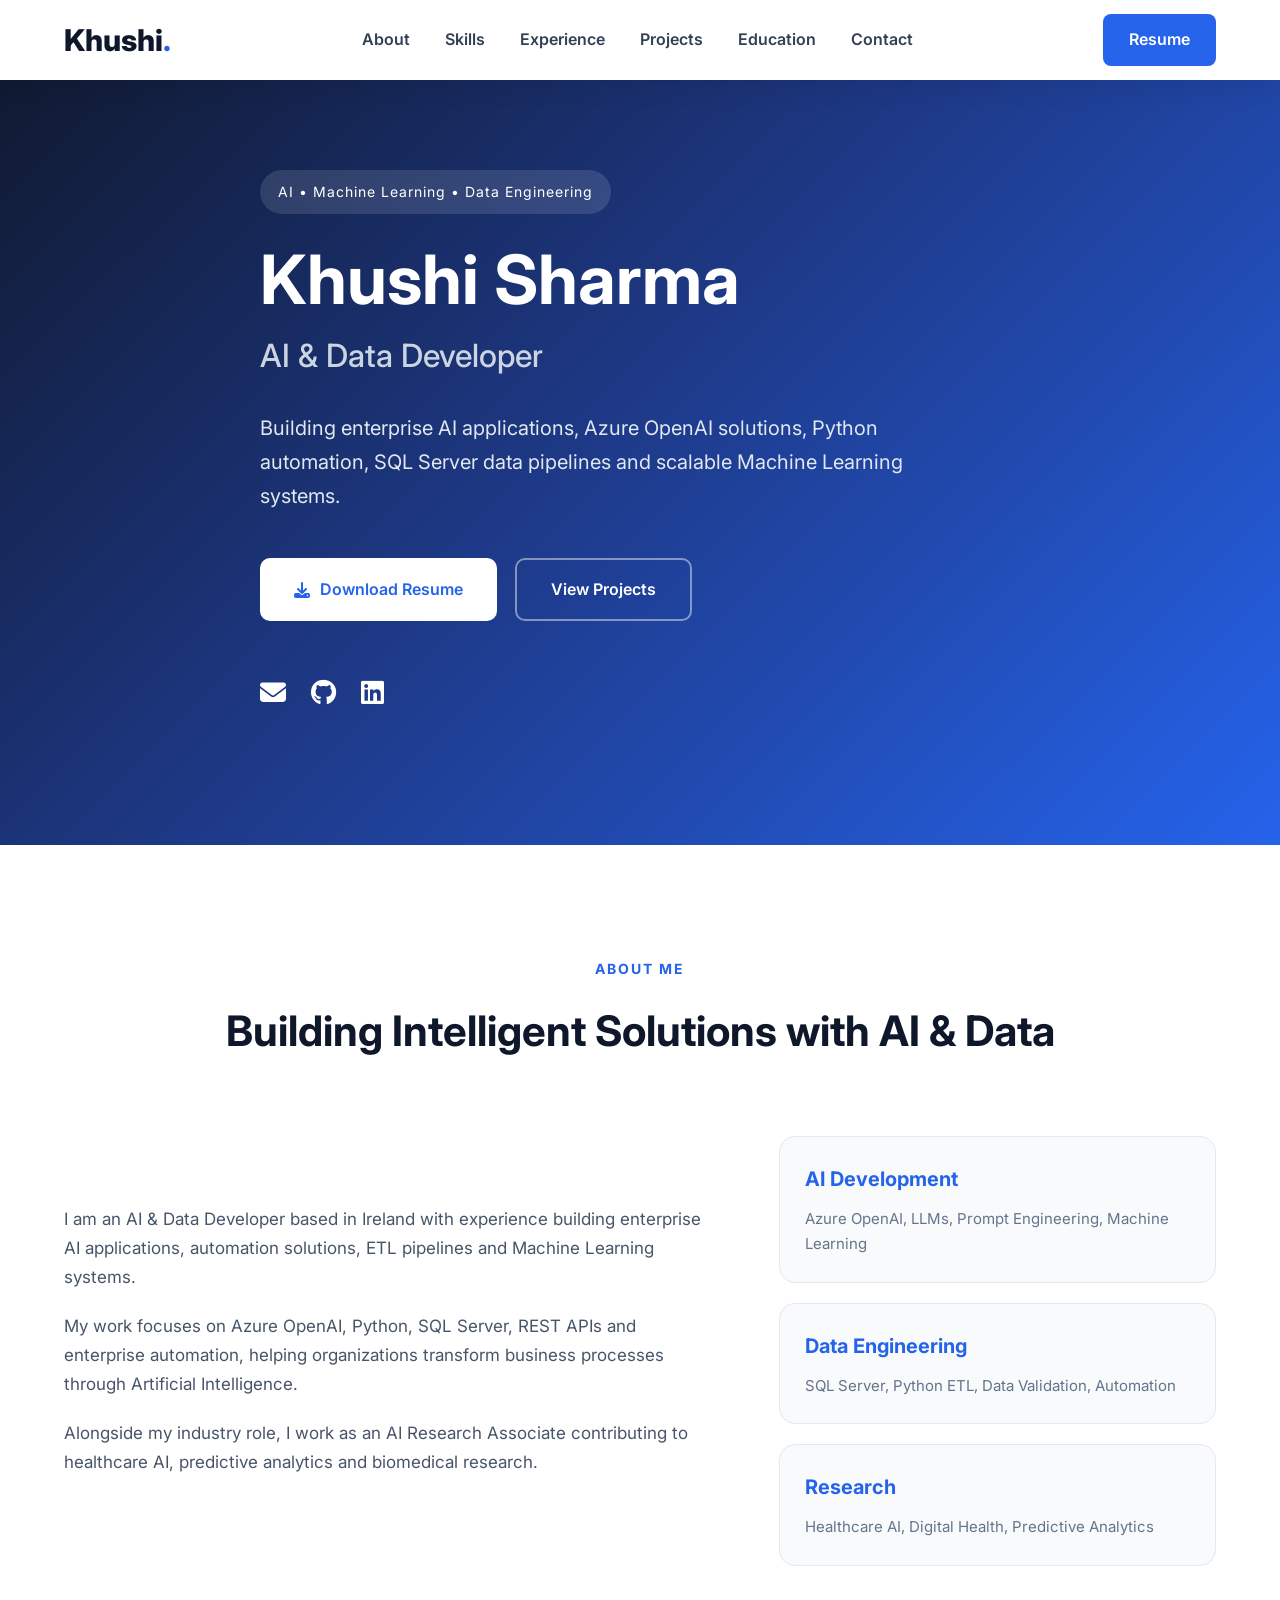
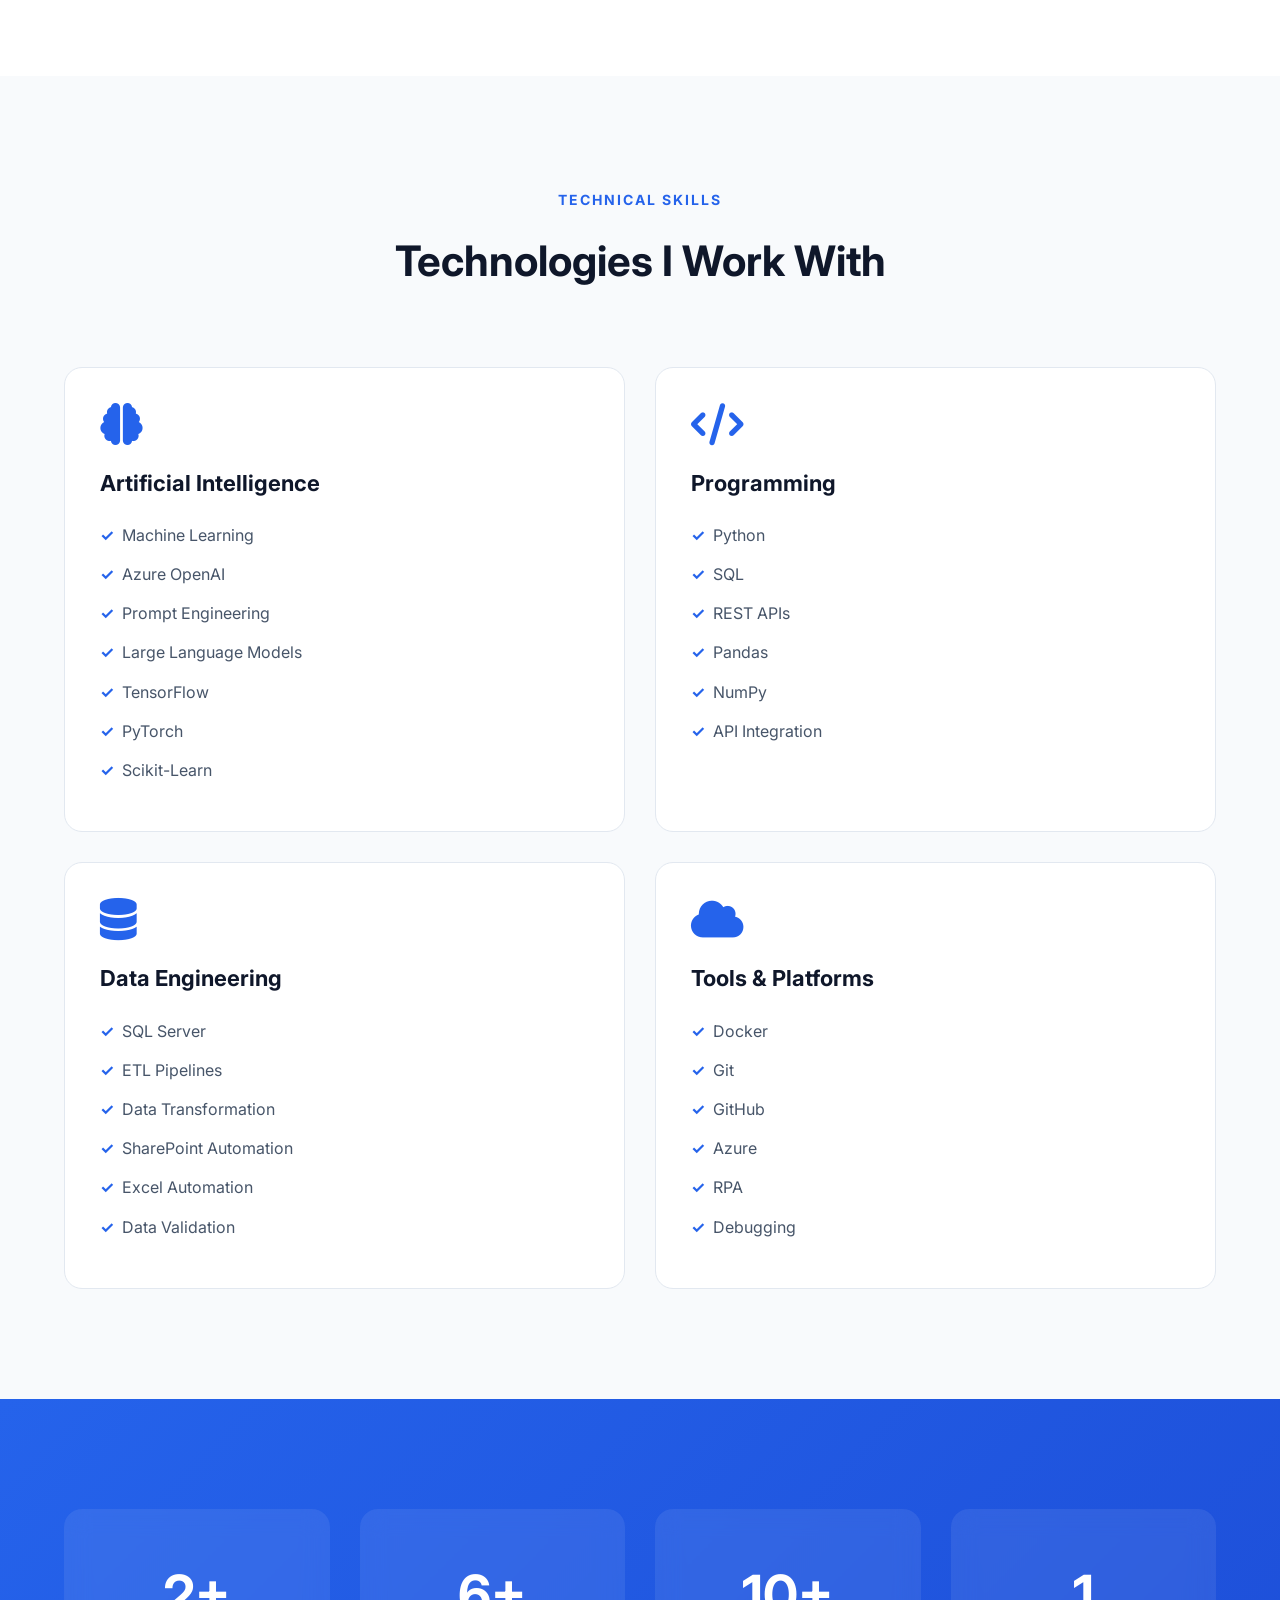
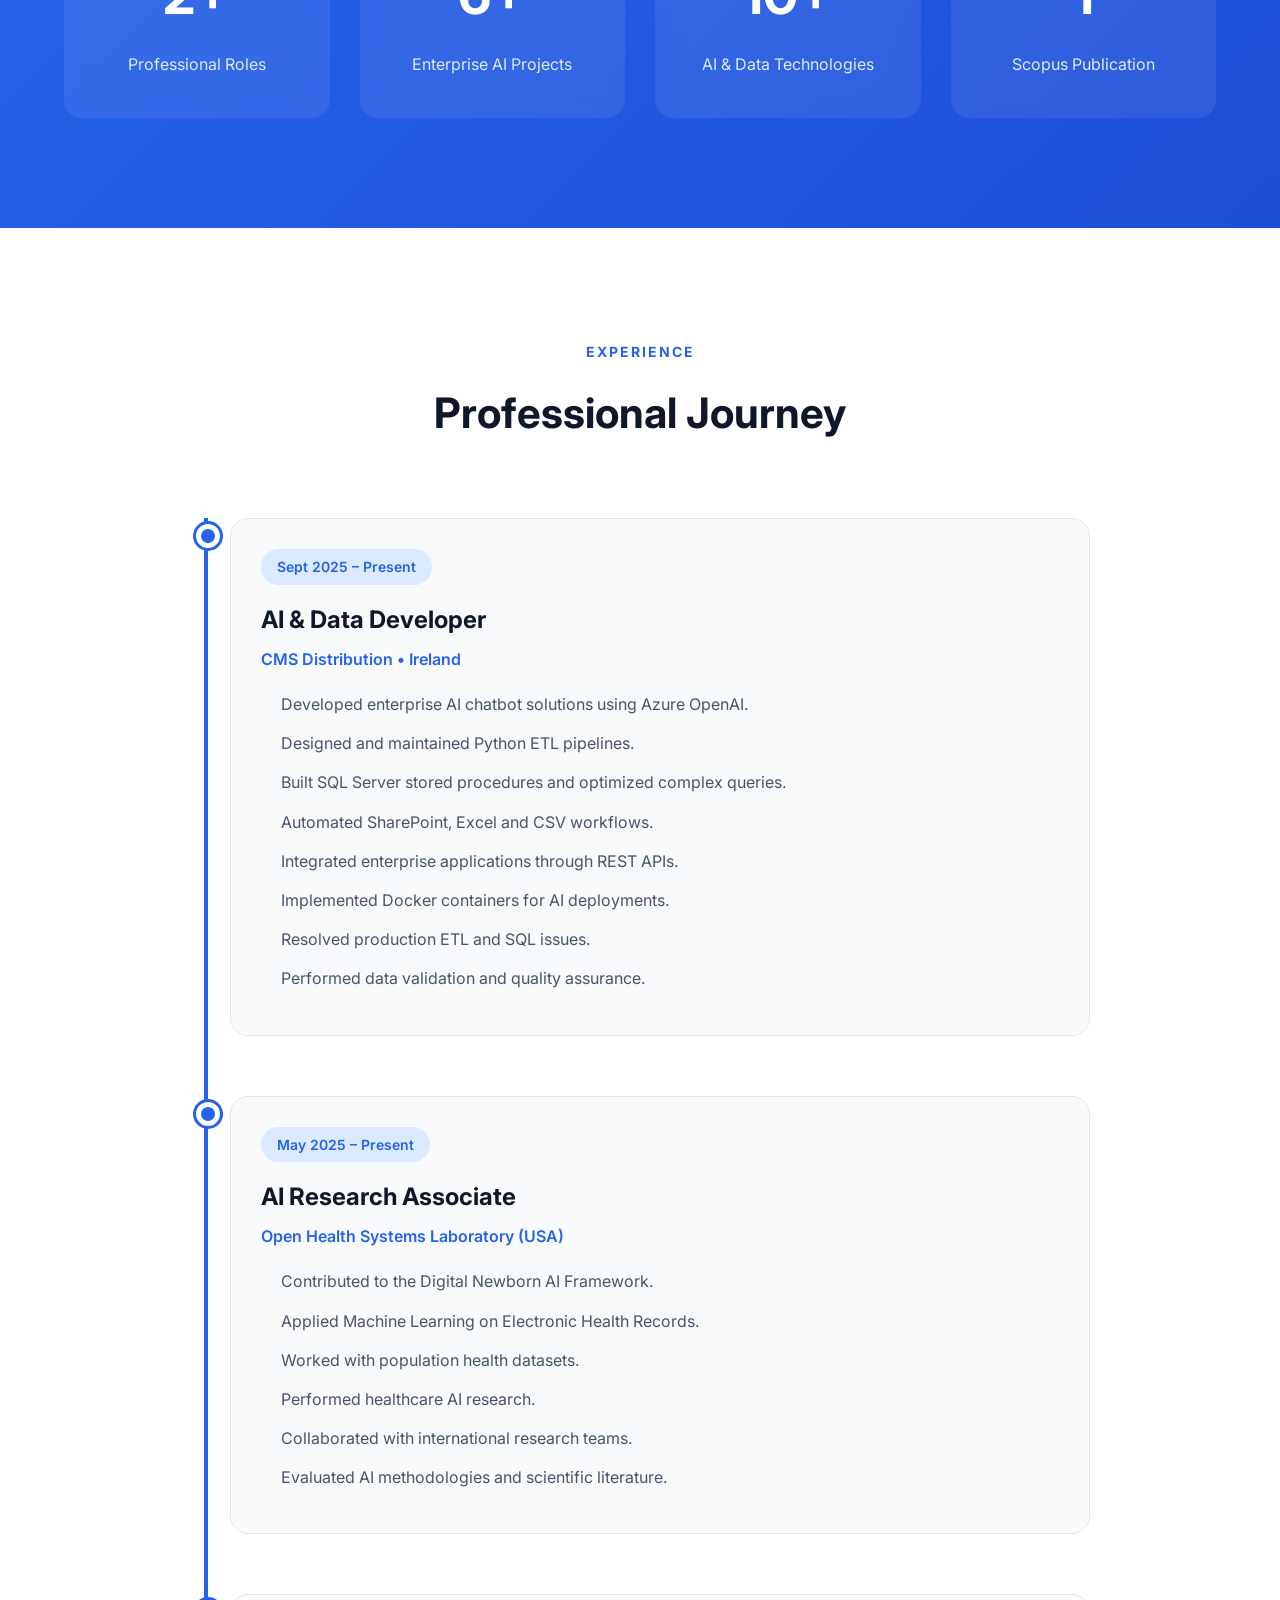
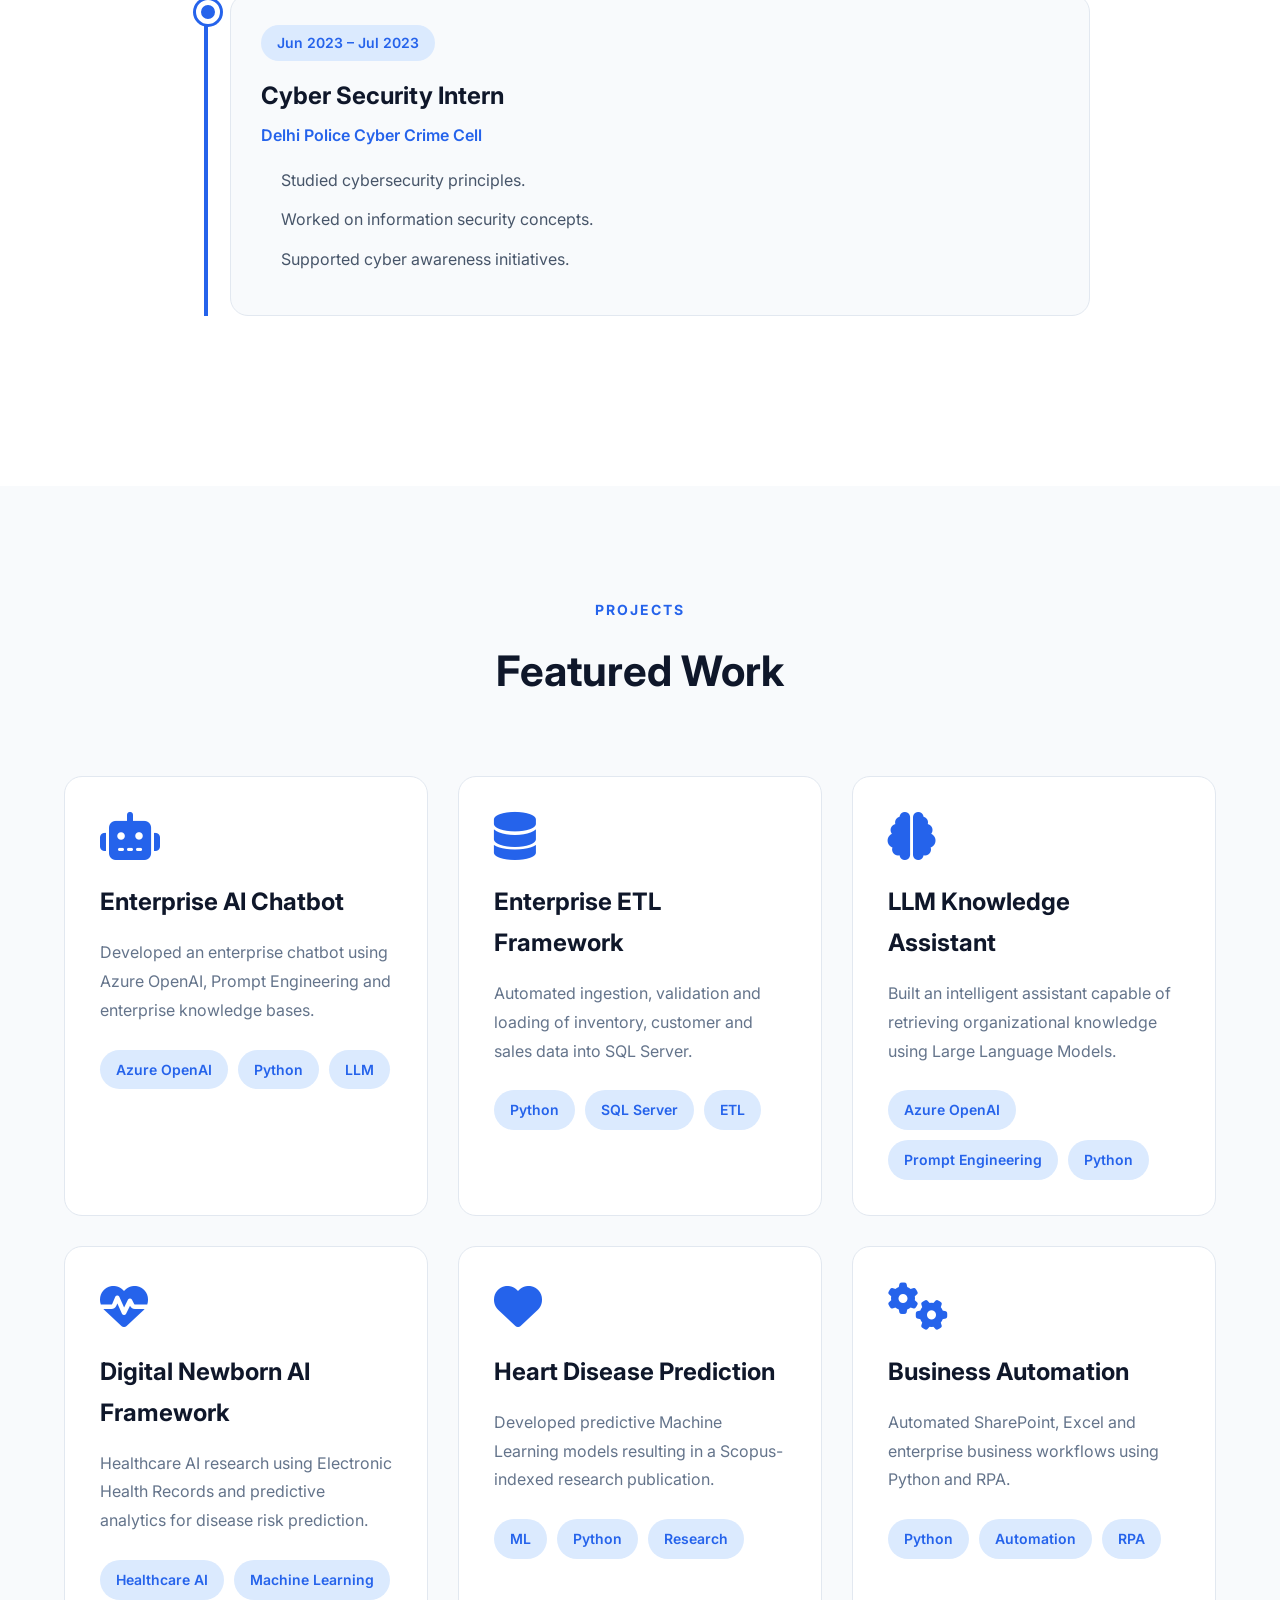
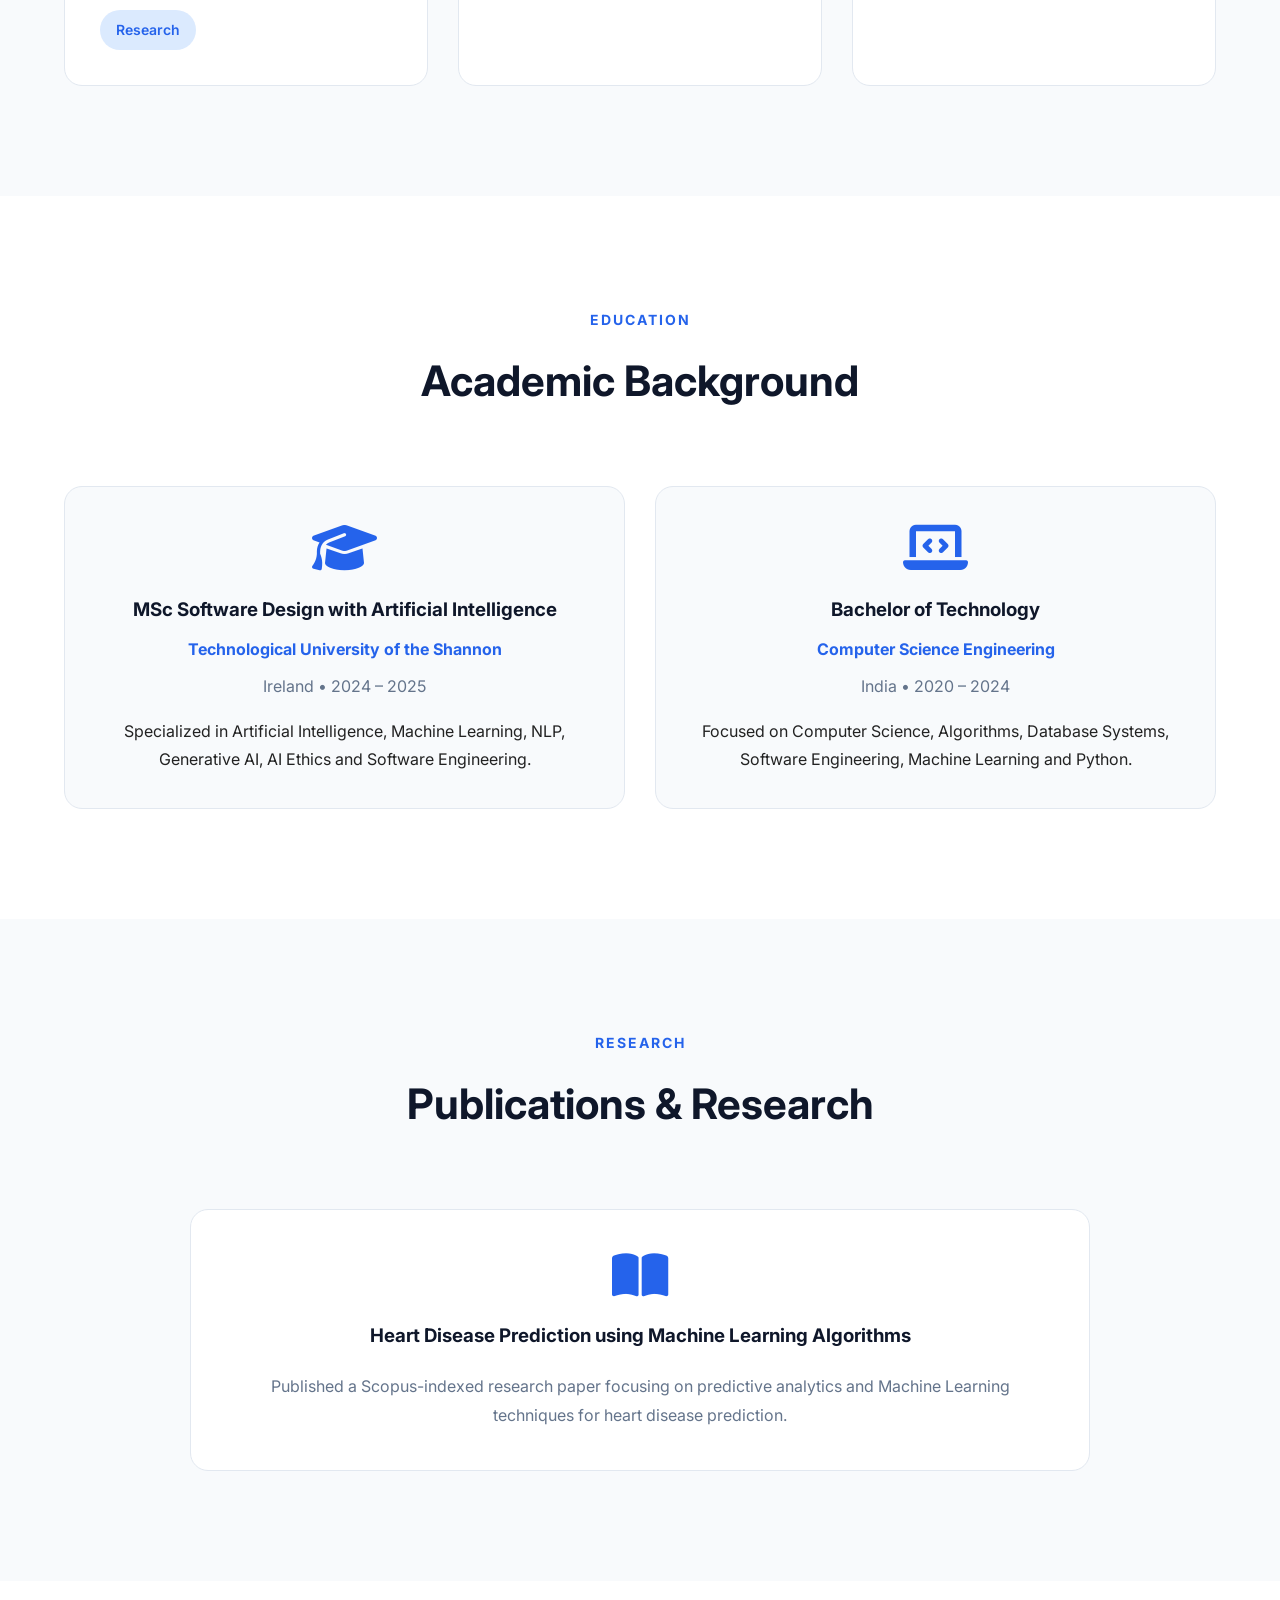
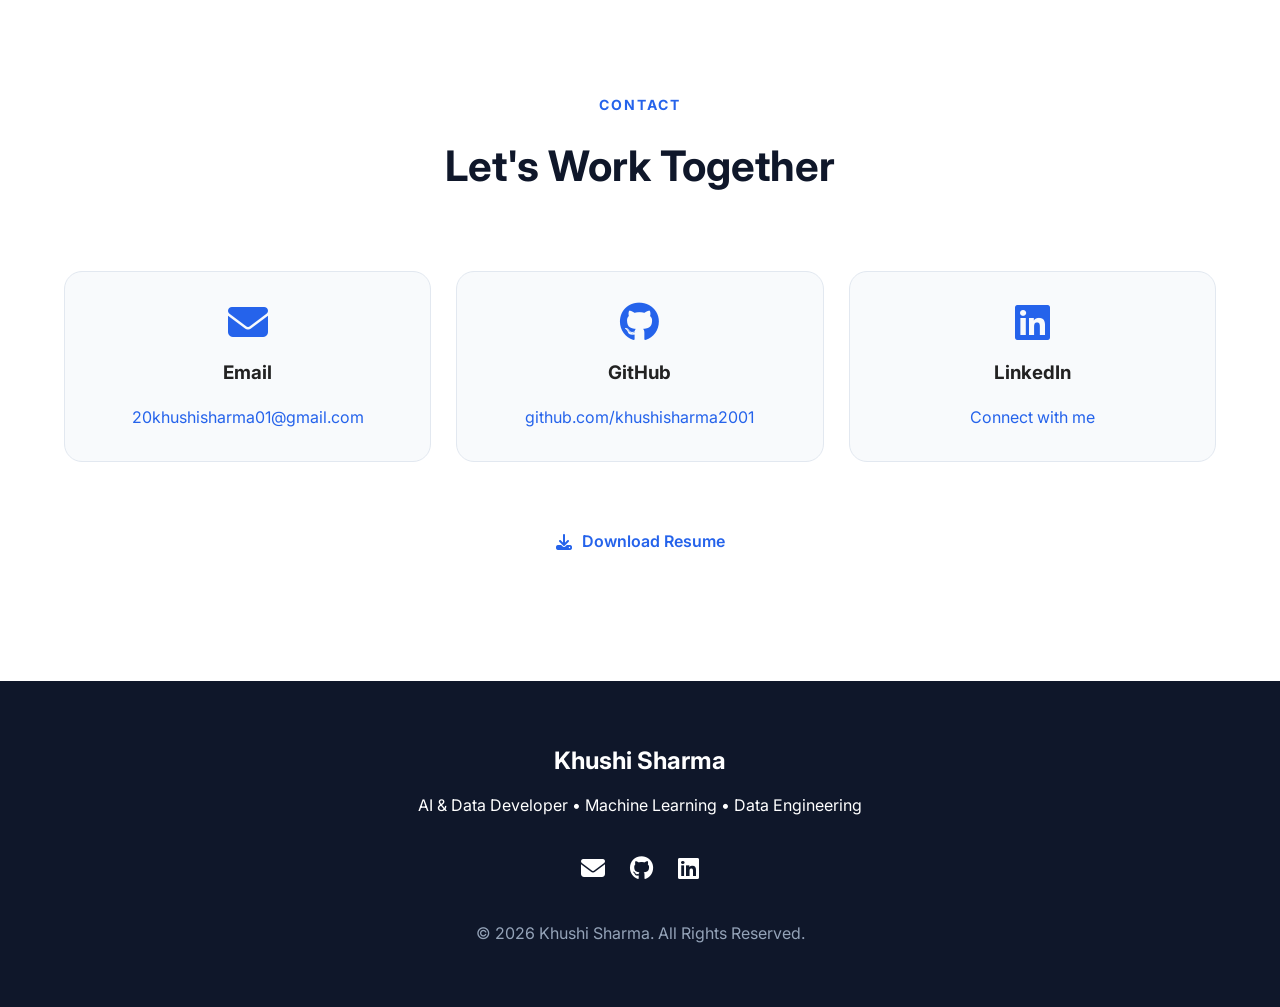
<file: index.html>
<!DOCTYPE html>
<html lang="en">

<head>

    <meta charset="UTF-8">

    <meta name="viewport" content="width=device-width, initial-scale=1.0">

    <title>Khushi Sharma | AI & Data Developer</title>

    <meta name="description"
        content="Portfolio of Khushi Sharma - AI & Data Developer specializing in Machine Learning, Azure OpenAI, ETL Pipelines and Data Engineering.">

    <meta name="keywords"
        content="Khushi Sharma, AI Engineer, Machine Learning, Azure OpenAI, Python, SQL Server, ETL, Data Engineer">

    <link rel="preconnect"
        href="https://fonts.googleapis.com">

    <link rel="preconnect"
        href="https://fonts.gstatic.com"
        crossorigin>

    <link href="https://fonts.googleapis.com/css2?family=Inter:wght@300;400;500;600;700;800&display=swap"
        rel="stylesheet">

    <link rel="stylesheet"
        href="https://cdnjs.cloudflare.com/ajax/libs/font-awesome/6.7.2/css/all.min.css">

    <link rel="stylesheet"
        href="style.css">

</head>

<body>

    <!-- ================= NAVIGATION ================= -->

    <header>

        <nav class="navbar">

            <div class="container">

                <a href="#home" class="logo">

                    Khushi<span>.</span>

                </a>

                <ul class="nav-menu">

                    <li><a href="#about">About</a></li>

                    <li><a href="#skills">Skills</a></li>

                    <li><a href="#experience">Experience</a></li>

                    <li><a href="#projects">Projects</a></li>

                    <li><a href="#education">Education</a></li>

                    <li><a href="#contact">Contact</a></li>

                </ul>

                <a href="Khushi_sharma_Technical.pdf"
                    target="_blank"
                    class="resume-btn">

                    Resume

                </a>

            </div>

        </nav>

    </header>





    <!-- ================= HERO ================= -->

    <section id="home" class="hero">

        <div class="container">

            <div class="hero-content">

                <span class="hero-tag">

                    AI • Machine Learning • Data Engineering

                </span>

                <h1>

                    Khushi Sharma

                </h1>

                <h2>

                    AI & Data Developer

                </h2>

                <p>

                    Building enterprise AI applications, Azure OpenAI
                    solutions, Python automation, SQL Server data
                    pipelines and scalable Machine Learning systems.

                </p>

                <div class="hero-buttons">

                    <a href="Khushi_sharma_Technical.pdf"
                        target="_blank"
                        class="btn primary-btn">

                        <i class="fa-solid fa-download"></i>

                        Download Resume

                    </a>

                    <a href="#projects"
                        class="btn secondary-btn">

                        View Projects

                    </a>

                </div>

                <div class="hero-social">

                    <a href="mailto:20khushisharma01@gmail.com">

                        <i class="fa-solid fa-envelope"></i>

                    </a>

                    <a href="https://github.com/khushisharma2001"
                        target="_blank">

                        <i class="fab fa-github"></i>

                    </a>

                    <a href="https://www.linkedin.com/in/khushi-sharma-a45b4a179/"
                        target="_blank">

                        <i class="fab fa-linkedin"></i>

                    </a>

                </div>

            </div>

        </div>

    </section>
        <!-- ================= ABOUT ================= -->

    <section id="about" class="about">

        <div class="container">

            <div class="section-header">

                <span class="section-tag">About Me</span>

                <h2>Building Intelligent Solutions with AI & Data</h2>

            </div>

            <div class="about-grid">

                <div class="about-text">

                    <p>

                        I am an AI & Data Developer based in Ireland with
                        experience building enterprise AI applications,
                        automation solutions, ETL pipelines and Machine
                        Learning systems.

                    </p>

                    <p>

                        My work focuses on Azure OpenAI, Python,
                        SQL Server, REST APIs and enterprise automation,
                        helping organizations transform business
                        processes through Artificial Intelligence.

                    </p>

                    <p>

                        Alongside my industry role, I work as an AI
                        Research Associate contributing to healthcare AI,
                        predictive analytics and biomedical research.

                    </p>

                </div>

                <div class="about-cards">

                    <div class="about-card">

                        <h3>AI Development</h3>

                        <p>

                            Azure OpenAI, LLMs,
                            Prompt Engineering,
                            Machine Learning

                        </p>

                    </div>

                    <div class="about-card">

                        <h3>Data Engineering</h3>

                        <p>

                            SQL Server,
                            Python ETL,
                            Data Validation,
                            Automation

                        </p>

                    </div>

                    <div class="about-card">

                        <h3>Research</h3>

                        <p>

                            Healthcare AI,
                            Digital Health,
                            Predictive Analytics

                        </p>

                    </div>

                </div>

            </div>

        </div>

    </section>





    <!-- ================= SKILLS ================= -->

    <section id="skills" class="skills">

        <div class="container">

            <div class="section-header">

                <span class="section-tag">

                    Technical Skills

                </span>

                <h2>

                    Technologies I Work With

                </h2>

            </div>

            <div class="skills-grid">

                <div class="skill-box">

                    <i class="fa-solid fa-brain"></i>

                    <h3>Artificial Intelligence</h3>

                    <ul>

                        <li>Machine Learning</li>

                        <li>Azure OpenAI</li>

                        <li>Prompt Engineering</li>

                        <li>Large Language Models</li>

                        <li>TensorFlow</li>

                        <li>PyTorch</li>

                        <li>Scikit-Learn</li>

                    </ul>

                </div>

                <div class="skill-box">

                    <i class="fa-solid fa-code"></i>

                    <h3>Programming</h3>

                    <ul>

                        <li>Python</li>

                        <li>SQL</li>

                        <li>REST APIs</li>

                        <li>Pandas</li>

                        <li>NumPy</li>

                        <li>API Integration</li>

                    </ul>

                </div>

                <div class="skill-box">

                    <i class="fa-solid fa-database"></i>

                    <h3>Data Engineering</h3>

                    <ul>

                        <li>SQL Server</li>

                        <li>ETL Pipelines</li>

                        <li>Data Transformation</li>

                        <li>SharePoint Automation</li>

                        <li>Excel Automation</li>

                        <li>Data Validation</li>

                    </ul>

                </div>

                <div class="skill-box">

                    <i class="fa-solid fa-cloud"></i>

                    <h3>Tools & Platforms</h3>

                    <ul>

                        <li>Docker</li>

                        <li>Git</li>

                        <li>GitHub</li>

                        <li>Azure</li>

                        <li>RPA</li>

                        <li>Debugging</li>

                    </ul>

                </div>

            </div>

        </div>

    </section>





    <!-- ================= STATS ================= -->

    <section class="stats">

        <div class="container">

            <div class="stats-grid">

                <div class="stat-card">

                    <h2>2+</h2>

                    <p>Professional Roles</p>

                </div>

                <div class="stat-card">

                    <h2>6+</h2>

                    <p>Enterprise AI Projects</p>

                </div>

                <div class="stat-card">

                    <h2>10+</h2>

                    <p>AI & Data Technologies</p>

                </div>

                <div class="stat-card">

                    <h2>1</h2>

                    <p>Scopus Publication</p>

                </div>

            </div>

        </div>

    </section>
        <!-- ================= EXPERIENCE ================= -->

    <section id="experience" class="experience">

        <div class="container">

            <div class="section-header">

                <span class="section-tag">

                    Experience

                </span>

                <h2>

                    Professional Journey

                </h2>

            </div>

            <div class="timeline">

                <!-- CMS -->

                <div class="timeline-item">

                    <div class="timeline-dot"></div>

                    <div class="timeline-content">

                        <span class="timeline-date">

                            Sept 2025 – Present

                        </span>

                        <h3>

                            AI & Data Developer

                        </h3>

                        <h4>

                            CMS Distribution • Ireland

                        </h4>

                        <ul>

                            <li>Developed enterprise AI chatbot solutions using Azure OpenAI.</li>

                            <li>Designed and maintained Python ETL pipelines.</li>

                            <li>Built SQL Server stored procedures and optimized complex queries.</li>

                            <li>Automated SharePoint, Excel and CSV workflows.</li>

                            <li>Integrated enterprise applications through REST APIs.</li>

                            <li>Implemented Docker containers for AI deployments.</li>

                            <li>Resolved production ETL and SQL issues.</li>

                            <li>Performed data validation and quality assurance.</li>

                        </ul>

                    </div>

                </div>





                <!-- OHSL -->

                <div class="timeline-item">

                    <div class="timeline-dot"></div>

                    <div class="timeline-content">

                        <span class="timeline-date">

                            May 2025 – Present

                        </span>

                        <h3>

                            AI Research Associate

                        </h3>

                        <h4>

                            Open Health Systems Laboratory (USA)

                        </h4>

                        <ul>

                            <li>Contributed to the Digital Newborn AI Framework.</li>

                            <li>Applied Machine Learning on Electronic Health Records.</li>

                            <li>Worked with population health datasets.</li>

                            <li>Performed healthcare AI research.</li>

                            <li>Collaborated with international research teams.</li>

                            <li>Evaluated AI methodologies and scientific literature.</li>

                        </ul>

                    </div>

                </div>





                <!-- Delhi Police -->

                <div class="timeline-item">

                    <div class="timeline-dot"></div>

                    <div class="timeline-content">

                        <span class="timeline-date">

                            Jun 2023 – Jul 2023

                        </span>

                        <h3>

                            Cyber Security Intern

                        </h3>

                        <h4>

                            Delhi Police Cyber Crime Cell

                        </h4>

                        <ul>

                            <li>Studied cybersecurity principles.</li>

                            <li>Worked on information security concepts.</li>

                            <li>Supported cyber awareness initiatives.</li>

                        </ul>

                    </div>

                </div>

            </div>

        </div>

    </section>





    <!-- ================= PROJECTS ================= -->

    <section id="projects" class="projects">

        <div class="container">

            <div class="section-header">

                <span class="section-tag">

                    Projects

                </span>

                <h2>

                    Featured Work

                </h2>

            </div>

            <div class="project-grid">

                <div class="project-card">

                    <i class="fa-solid fa-robot"></i>

                    <h3>

                        Enterprise AI Chatbot

                    </h3>

                    <p>

                        Developed an enterprise chatbot using Azure OpenAI,
                        Prompt Engineering and enterprise knowledge bases.

                    </p>

                    <div class="project-tags">

                        <span>Azure OpenAI</span>

                        <span>Python</span>

                        <span>LLM</span>

                    </div>

                </div>





                <div class="project-card">

                    <i class="fa-solid fa-database"></i>

                    <h3>

                        Enterprise ETL Framework

                    </h3>

                    <p>

                        Automated ingestion, validation and loading of
                        inventory, customer and sales data into SQL Server.

                    </p>

                    <div class="project-tags">

                        <span>Python</span>

                        <span>SQL Server</span>

                        <span>ETL</span>

                    </div>

                </div>





                <div class="project-card">

                    <i class="fa-solid fa-brain"></i>

                    <h3>

                        LLM Knowledge Assistant

                    </h3>

                    <p>

                        Built an intelligent assistant capable of retrieving
                        organizational knowledge using Large Language Models.

                    </p>

                    <div class="project-tags">

                        <span>Azure OpenAI</span>

                        <span>Prompt Engineering</span>

                        <span>Python</span>

                    </div>

                </div>





                <div class="project-card">

                    <i class="fa-solid fa-heart-pulse"></i>

                    <h3>

                        Digital Newborn AI Framework

                    </h3>

                    <p>

                        Healthcare AI research using Electronic Health Records
                        and predictive analytics for disease risk prediction.

                    </p>

                    <div class="project-tags">

                        <span>Healthcare AI</span>

                        <span>Machine Learning</span>

                        <span>Research</span>

                    </div>

                </div>





                <div class="project-card">

                    <i class="fa-solid fa-heart"></i>

                    <h3>

                        Heart Disease Prediction

                    </h3>

                    <p>

                        Developed predictive Machine Learning models resulting
                        in a Scopus-indexed research publication.

                    </p>

                    <div class="project-tags">

                        <span>ML</span>

                        <span>Python</span>

                        <span>Research</span>

                    </div>

                </div>





                <div class="project-card">

                    <i class="fa-solid fa-gears"></i>

                    <h3>

                        Business Automation

                    </h3>

                    <p>

                        Automated SharePoint, Excel and enterprise business
                        workflows using Python and RPA.

                    </p>

                    <div class="project-tags">

                        <span>Python</span>

                        <span>Automation</span>

                        <span>RPA</span>

                    </div>

                </div>

            </div>

        </div>
        </section>
          <!-- ================= EDUCATION ================= -->

    <section id="education" class="education">

        <div class="container">

            <div class="section-header">

                <span class="section-tag">

                    Education

                </span>

                <h2>

                    Academic Background

                </h2>

            </div>

            <div class="education-grid">

                <div class="education-card">

                    <i class="fa-solid fa-graduation-cap"></i>

                    <h3>

                        MSc Software Design with Artificial Intelligence

                    </h3>

                    <h4>

                        Technological University of the Shannon

                    </h4>

                    <span>

                        Ireland • 2024 – 2025

                    </span>

                    <p>

                        Specialized in Artificial Intelligence,
                        Machine Learning, NLP, Generative AI,
                        AI Ethics and Software Engineering.

                    </p>

                </div>





                <div class="education-card">

                    <i class="fa-solid fa-laptop-code"></i>

                    <h3>

                        Bachelor of Technology

                    </h3>

                    <h4>

                        Computer Science Engineering

                    </h4>

                    <span>

                        India • 2020 – 2024

                    </span>

                    <p>

                        Focused on Computer Science,
                        Algorithms,
                        Database Systems,
                        Software Engineering,
                        Machine Learning and Python.

                    </p>

                </div>

            </div>

        </div>

    </section>





    <!-- ================= RESEARCH ================= -->

    <section class="research">

        <div class="container">

            <div class="section-header">

                <span class="section-tag">

                    Research

                </span>

                <h2>

                    Publications & Research

                </h2>

            </div>

            <div class="research-card">

                <i class="fa-solid fa-book-open"></i>

                <h3>

                    Heart Disease Prediction using Machine Learning Algorithms

                </h3>

                <p>

                    Published a Scopus-indexed research paper focusing on
                    predictive analytics and Machine Learning techniques for
                    heart disease prediction.

                </p>

            </div>

        </div>

    </section>





    <!-- ================= CONTACT ================= -->

    <section id="contact" class="contact">

        <div class="container">

            <div class="section-header">

                <span class="section-tag">

                    Contact

                </span>

                <h2>

                    Let's Work Together

                </h2>

            </div>

            <div class="contact-grid">

                <div class="contact-item">

                    <i class="fa-solid fa-envelope"></i>

                    <h3>Email</h3>

                    <a href="mailto:20khushisharma01@gmail.com">

                        20khushisharma01@gmail.com

                    </a>

                </div>

                <div class="contact-item">

                    <i class="fa-brands fa-github"></i>

                    <h3>GitHub</h3>

                    <a href="https://github.com/khushisharma2001"
                        target="_blank">

                        github.com/khushisharma2001

                    </a>

                </div>

                <div class="contact-item">

                    <i class="fa-brands fa-linkedin"></i>

                    <h3>LinkedIn</h3>

                    <a href="https://www.linkedin.com/in/khushi-sharma-a45b4a179/"
                        target="_blank">

                        Connect with me

                    </a>

                </div>

            </div>

            <div class="resume-section">

                <a href="Khushi_sharma_Technical.pdf"
                    target="_blank"
                    class="btn primary-btn">

                    <i class="fa-solid fa-download"></i>

                    Download Resume

                </a>

            </div>

        </div>

    </section>





    <!-- ================= FOOTER ================= -->

    <footer>

        <div class="container">

            <h2>

                Khushi Sharma

            </h2>

            <p>

                AI & Data Developer • Machine Learning • Data Engineering

            </p>

            <div class="footer-social">

                <a href="mailto:20khushisharma01@gmail.com">

                    <i class="fa-solid fa-envelope"></i>

                </a>

                <a href="https://github.com/khushisharma2001"
                    target="_blank">

                    <i class="fab fa-github"></i>

                </a>

                <a href="https://www.linkedin.com/in/khushi-sharma-a45b4a179/"
                    target="_blank">

                    <i class="fab fa-linkedin"></i>

                </a>

            </div>

            <p class="copyright">

                © 2026 Khushi Sharma. All Rights Reserved.

            </p>

        </div>

    </footer>





    <script src="script.js"></script>

</body>

</html>
</file>
<file: style.css>
/* ===========================
   GOOGLE FONT
=========================== */

@import url('https://fonts.googleapis.com/css2?family=Inter:wght@300;400;500;600;700;800;900&display=swap');


/* ===========================
   RESET
=========================== */

*{
    margin:0;
    padding:0;
    box-sizing:border-box;
}

html{
    scroll-behavior:smooth;
    scroll-padding-top:90px;
}

body{

    font-family:'Inter',sans-serif;

    background:#f7f9fc;

    color:#222;

    line-height:1.7;

}

img{

    max-width:100%;

    display:block;

}

a{

    text-decoration:none;

    color:inherit;

}

ul{

    list-style:none;

}



/* ===========================
   CONTAINER
=========================== */

.container{

    width:90%;

    max-width:1200px;

    margin:auto;

}



/* ===========================
   NAVBAR
=========================== */

.navbar{

    position:fixed;

    top:0;

    left:0;

    width:100%;

    background:#ffffff;

    box-shadow:0 5px 25px rgba(0,0,0,.08);

    z-index:999;

}

.navbar .container{

    display:flex;

    justify-content:space-between;

    align-items:center;

    height:80px;

}

.logo{

    font-size:30px;

    font-weight:800;

    color:#0f172a;

}

.logo span{

    color:#2563eb;

}

.nav-menu{

    display:flex;

    gap:35px;

}

.nav-menu a{

    color:#334155;

    font-weight:600;

    transition:.3s;

}

.nav-menu a:hover{

    color:#2563eb;

}

.resume-btn{

    background:#2563eb;

    color:#fff;

    padding:12px 26px;

    border-radius:8px;

    font-weight:600;

    transition:.3s;

}

.resume-btn:hover{

    background:#1d4ed8;

}



/* ===========================
   HERO
=========================== */

.hero{

    padding:170px 0 130px;

    background:linear-gradient(135deg,#0f172a,#1e3a8a,#2563eb);

    color:#fff;

}

.hero-content{
    max-width:760px;
    margin:auto;
}

.hero-tag{

    display:inline-block;

    background:rgba(255,255,255,.12);

    padding:10px 18px;

    border-radius:40px;

    font-size:14px;

    letter-spacing:1px;

    margin-bottom:28px;

}

.hero h1{

    font-size:68px;

    line-height:1.1;

    margin-bottom:12px;

}

.hero h2{

    font-size:32px;

    font-weight:500;

    color:#cbd5e1;

    margin-bottom:28px;

}

.hero p{

    font-size:20px;

    max-width:700px;

    color:#e2e8f0;

}

.hero-buttons{

    margin-top:45px;

    display:flex;

    gap:18px;

    flex-wrap:wrap;

}

.btn{

    padding:16px 34px;

    border-radius:10px;

    font-weight:600;

    display:inline-flex;

    align-items:center;

    justify-content:center;

    gap:10px;

    transition:all .3s ease;

}

.primary-btn{

    background:#fff;

    color:#2563eb;

}

.primary-btn:hover{

    transform:translateY(-4px);

}

.secondary-btn{

    border:2px solid rgba(255,255,255,.45);

    color:#fff;

}

.secondary-btn:hover{

    background:#fff;

    color:#2563eb;

}

.hero-social{

    margin-top:50px;

    display:flex;

    gap:25px;

}

.hero-social a{

    font-size:26px;

    transition:.3s;

}

.hero-social a:hover{

    transform:translateY(-5px);

    color:#93c5fd;

}



/* ===========================
   SECTION TITLE
=========================== */

section{

    padding:110px 0;

}

.section-header{

    text-align:center;

    margin-bottom:70px;

}

.section-tag{

    color:#2563eb;

    font-weight:700;

    text-transform:uppercase;

    letter-spacing:2px;

    font-size:14px;

}

.section-header h2{

    margin-top:12px;

    font-size:42px;

    color:#0f172a;

}/* ==========================================
   ABOUT
========================================== */

.about{

    background:#ffffff;

}

.about-grid{

    display:grid;

    grid-template-columns:1.5fr 1fr;

    gap:60px;

    align-items:center;

}

.about-text p{

    margin-bottom:20px;

    font-size:17px;

    color:#475569;

}

.about-cards{

    display:grid;

    gap:20px;

}

.about-card{

    background:#f8fafc;

    border-radius:16px;

    padding:25px;

    border:1px solid #e2e8f0;

    transition:.35s;

}

.about-card:hover{

    transform:translateY(-8px);

    box-shadow:0 20px 40px rgba(37,99,235,.08);

}

.about-card h3{

    color:#2563eb;

    margin-bottom:10px;

    font-size:20px;

}

.about-card p{

    color:#64748b;

    font-size:15px;

}



/* ==========================================
   SKILLS
========================================== */

.skills{

    background:#f8fafc;

}

.skills-grid{

    display:grid;

    grid-template-columns:repeat(2,1fr);

    gap:30px;

}

.skill-box{

    background:#ffffff;

    padding:35px;

    border-radius:18px;

    border:1px solid #e2e8f0;

    transition:.35s;

}

.skill-box:hover{

    transform:translateY(-10px);

    box-shadow:0 20px 40px rgba(37,99,235,.08);

}

.skill-box i{

    font-size:42px;

    color:#2563eb;

    margin-bottom:20px;

}

.skill-box h3{

    margin-bottom:20px;

    color:#0f172a;

    font-size:22px;

}

.skill-box ul{

    list-style:none;

}

.skill-box li{

    position:relative;

    padding-left:22px;

    margin-bottom:12px;

    color:#475569;

}

.skill-box li::before{

    content:"✓";

    position:absolute;

    left:0;

    color:#2563eb;

    font-weight:700;

}



/* ==========================================
   STATS
========================================== */

.stats{

    background:linear-gradient(135deg,#2563eb,#1d4ed8);

    color:#fff;

}

.stats-grid{

    display:grid;

    grid-template-columns:repeat(4,1fr);

    gap:30px;

}

.stat-card{

    background:rgba(255,255,255,.08);

    backdrop-filter:blur(12px);

    border-radius:18px;

    padding:40px 25px;

    text-align:center;

    transition:.3s;

}

.stat-card:hover{

    transform:translateY(-8px);

}

.stat-card h2{

    font-size:54px;

    margin-bottom:10px;

}

.stat-card p{

    color:#dbeafe;

    font-size:16px;

}/* ==========================================
   EXPERIENCE
========================================== */

.experience{

    background:#ffffff;

}

.timeline{

    position:relative;

    max-width:900px;

    margin:0 auto;

    padding-left:40px;

}

.timeline::before{

    content:"";

    position:absolute;

    left:14px;

    top:0;

    width:4px;

    height:100%;

    background:#2563eb;

}

.timeline-item{

    position:relative;

    margin-bottom:60px;

}

.timeline-dot{

    position:absolute;

    left:-34px;

    top:6px;

    width:24px;

    height:24px;

    background:#2563eb;

    border-radius:50%;

    border:5px solid #fff;

    box-shadow:0 0 0 3px #2563eb;

}

.timeline-content{

    background:#f8fafc;

    border-radius:18px;

    padding:30px;

    border:1px solid #e2e8f0;

    transition:.35s;

}

.timeline-content:hover{

    transform:translateY(-6px);

    box-shadow:0 20px 40px rgba(37,99,235,.08);

}

.timeline-date{

    display:inline-block;

    background:#dbeafe;

    color:#2563eb;

    padding:6px 16px;

    border-radius:30px;

    font-size:14px;

    font-weight:600;

    margin-bottom:15px;

}

.timeline-content h3{

    font-size:24px;

    color:#0f172a;

    margin-bottom:5px;

}

.timeline-content h4{

    color:#2563eb;

    margin-bottom:18px;

    font-weight:600;

}

.timeline-content ul{

    padding-left:20px;

}

.timeline-content li{

    margin-bottom:12px;

    color:#475569;

}



/* ==========================================
   PROJECTS
========================================== */

.projects{

    background:#f8fafc;

}

.project-grid{

    display:grid;

    grid-template-columns:repeat(auto-fit,minmax(320px,1fr));

    gap:30px;

}

.project-card{

    background:#ffffff;

    border-radius:18px;

    padding:35px;

    border:1px solid #e2e8f0;

    transition:.35s;

}

.project-card:hover{

    transform:translateY(-10px);

    box-shadow:0 20px 40px rgba(37,99,235,.10);

}

.project-card i{

    font-size:48px;

    color:#2563eb;

    margin-bottom:22px;

}

.project-card h3{

    font-size:24px;

    margin-bottom:15px;

    color:#0f172a;

}

.project-card p{

    color:#64748b;

    margin-bottom:25px;

    line-height:1.8;

}

.project-tags{

    display:flex;

    flex-wrap:wrap;

    gap:10px;

}

.project-tags span{

    background:#dbeafe;

    color:#2563eb;

    padding:8px 16px;

    border-radius:30px;

    font-size:14px;

    font-weight:600;

}/* ==========================================
   EDUCATION
========================================== */

.education{

    background:#ffffff;

}

.education-grid{

    display:grid;

    grid-template-columns:repeat(auto-fit,minmax(350px,1fr));

    gap:30px;

}

.education-card{

    background:#f8fafc;

    border-radius:18px;

    padding:35px;

    border:1px solid #e2e8f0;

    transition:.35s;

    text-align:center;

}

.education-card:hover{

    transform:translateY(-8px);

    box-shadow:0 20px 40px rgba(37,99,235,.08);

}

.education-card i{

    font-size:52px;

    color:#2563eb;

    margin-bottom:20px;

}

.education-card h3{

    color:#0f172a;

    margin-bottom:10px;

}

.education-card h4{

    color:#2563eb;

    margin-bottom:10px;

}

.education-card span{

    display:block;

    margin-bottom:18px;

    color:#64748b;

}





/* ==========================================
   RESEARCH
========================================== */

.research{

    background:#f8fafc;

}

.research-card{

    max-width:900px;

    margin:auto;

    background:#fff;

    border-radius:18px;

    padding:40px;

    text-align:center;

    border:1px solid #e2e8f0;

}

.research-card i{

    font-size:50px;

    color:#2563eb;

    margin-bottom:20px;

}

.research-card h3{

    margin-bottom:20px;

    color:#0f172a;

}

.research-card p{

    color:#64748b;

    line-height:1.8;

}





/* ==========================================
   CONTACT
========================================== */

.contact{

    background:#ffffff;

}

.contact-grid{

    display:grid;

    grid-template-columns:repeat(auto-fit,minmax(250px,1fr));

    gap:25px;

    margin-bottom:50px;

}

.contact-item{

    background:#f8fafc;

    border-radius:18px;

    padding:30px;

    text-align:center;

    border:1px solid #e2e8f0;

    transition:.35s;

}

.contact-item:hover{

    transform:translateY(-8px);

    box-shadow:0 20px 40px rgba(37,99,235,.08);

}

.contact-item i{

    font-size:40px;

    color:#2563eb;

    margin-bottom:15px;

}

.contact-item h3{

    margin-bottom:15px;

}

.contact-item a{

    color:#2563eb;

    word-break:break-word;

}

.resume-section{

    text-align:center;

}





/* ==========================================
   FOOTER
========================================== */

footer{

    background:#0f172a;

    color:#fff;

    text-align:center;

    padding:60px 20px;

}

footer h2{

    margin-bottom:10px;

}

.footer-social{

    display:flex;

    justify-content:center;

    gap:25px;

    margin:30px 0;

}

.footer-social a{

    font-size:24px;

    color:#fff;

    transition:.3s;

}

.footer-social a:hover{

    color:#60a5fa;

}

.copyright{

    color:#94a3b8;

}





/* ==========================================
   RESPONSIVE
========================================== */

@media(max-width:992px){

.hero h1{

    font-size:52px;

}

.about-grid{

    grid-template-columns:1fr;

}

.skills-grid{

    grid-template-columns:1fr;

}

.stats-grid{

    grid-template-columns:repeat(2,1fr);

}

}



@media(max-width:768px){

.navbar .container{

    flex-direction:column;

    height:auto;

    padding:20px 0;

}

.nav-menu{

    flex-wrap:wrap;

    justify-content:center;

    gap:18px;

    margin:20px 0;

}

.hero{

    text-align:center;

    padding-top:180px;

}

.hero h1{

    font-size:42px;

}

.hero h2{

    font-size:24px;

}

.hero p{

    font-size:17px;

}

.hero-buttons{

    justify-content:center;

}

.hero-social{

    justify-content:center;

}

.timeline{

    padding-left:20px;

}

.timeline::before{

    left:8px;

}

.timeline-dot{

    left:-20px;

}

.stats-grid{

    grid-template-columns:1fr;

}

}



@media(max-width:480px){

.hero h1{

    font-size:34px;

}

.section-header h2{

    font-size:30px;

}

.btn{

    width:100%;

    text-align:center;

}

.project-grid{

    grid-template-columns:1fr;

}

.education-grid{

    grid-template-columns:1fr;

}

.contact-grid{

    grid-template-columns:1fr;

}

}/* ==========================================
   FADE ANIMATION
========================================== */

.hidden{

    opacity:0;

    transform:translateY(40px);

    transition:all .8s ease;

}

.show{

    opacity:1;

    transform:translateY(0);

}

/* Active Navigation */

.nav-menu a.active{

    color:#2563eb;

}
</file>
